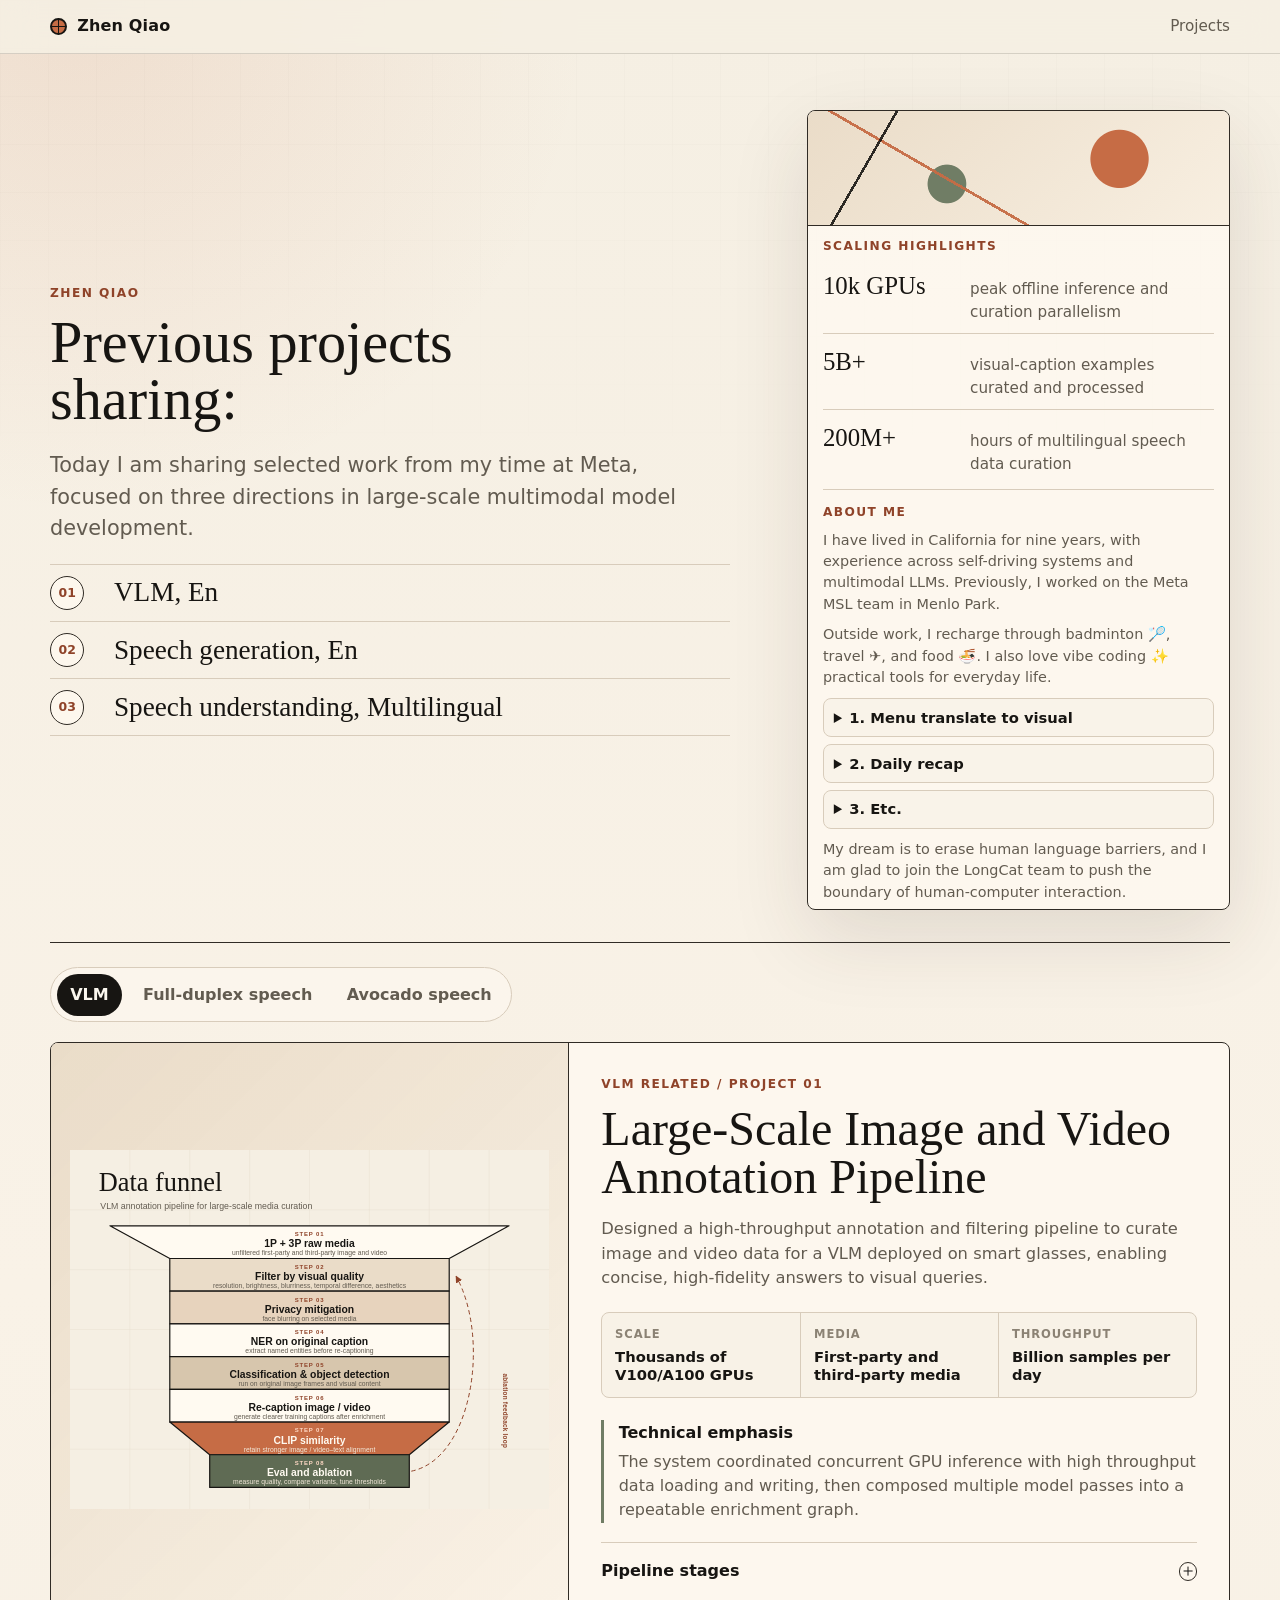
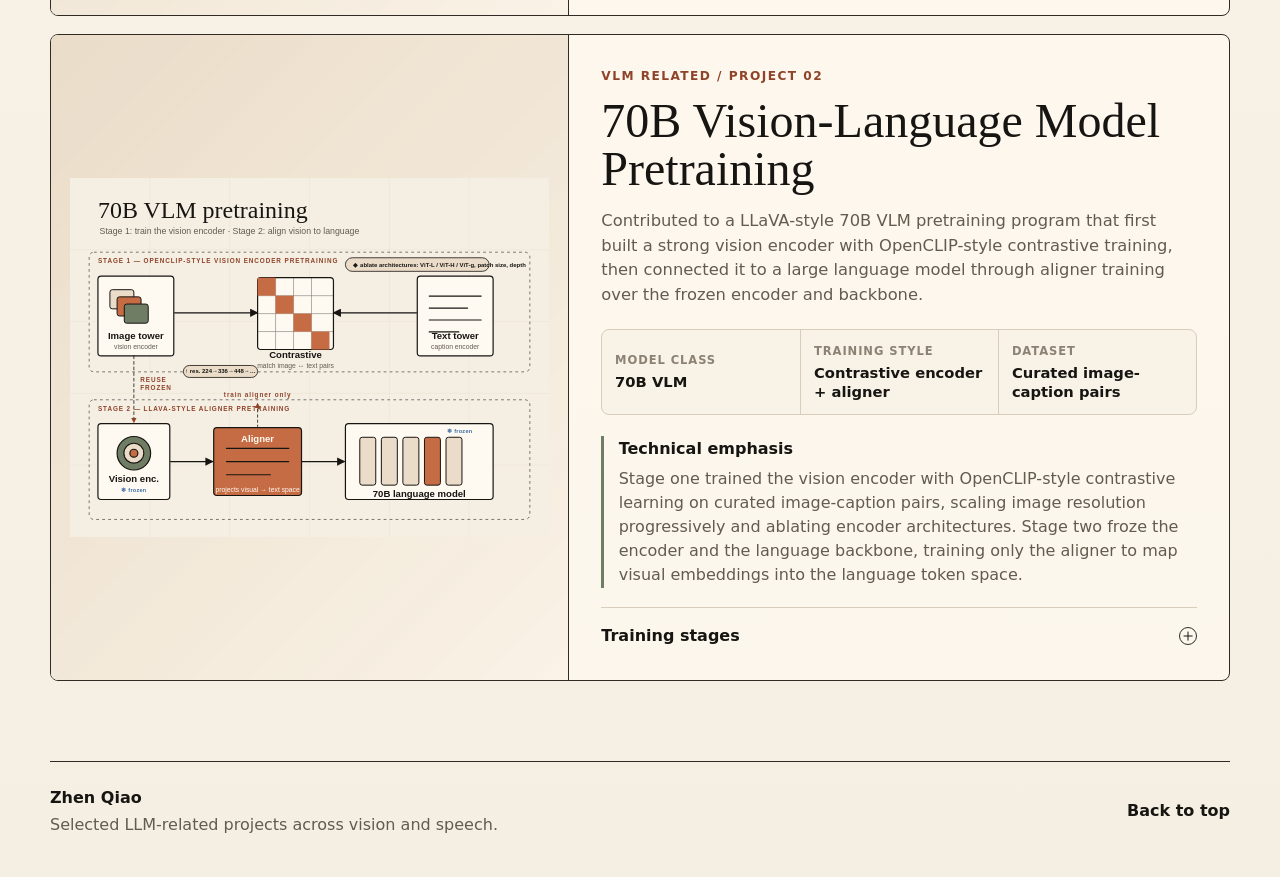
<file: index.html>
<!doctype html>
<html lang="en">
  <head>
    <meta charset="utf-8" />
    <meta name="viewport" content="width=device-width, initial-scale=1" />
    <meta http-equiv="refresh" content="0; url=/previous-work/" />
    <link rel="canonical" href="https://qiaozhennn.github.io/previous-work/" />
    <title>Redirecting to Previous Work</title>
    <style>
      :root {
        color: #171512;
        background: #f5efe3;
        font-family: ui-sans-serif, system-ui, -apple-system, BlinkMacSystemFont, "Segoe UI", sans-serif;
      }

      body {
        display: grid;
        min-height: 100vh;
        margin: 0;
        place-items: center;
      }

      main {
        width: min(560px, calc(100% - 40px));
        border: 1px solid #302b25;
        border-radius: 8px;
        background: #fffaf1;
        padding: 1.5rem;
      }

      h1 {
        margin: 0;
        font-family: Georgia, "Times New Roman", Times, serif;
        font-size: clamp(2rem, 8vw, 4rem);
        font-weight: 500;
        line-height: 1;
      }

      p {
        color: #625b50;
        line-height: 1.5;
      }

      a {
        color: #171512;
        font-weight: 700;
      }
    </style>
    <script>
      window.location.replace("/previous-work/");
    </script>
  </head>
  <body>
    <main>
      <h1>Redirecting</h1>
      <p>
        Taking you to
        <a href="/previous-work/">Zhen Qiao's previous work portfolio</a>.
      </p>
    </main>
  </body>
</html>
</file>
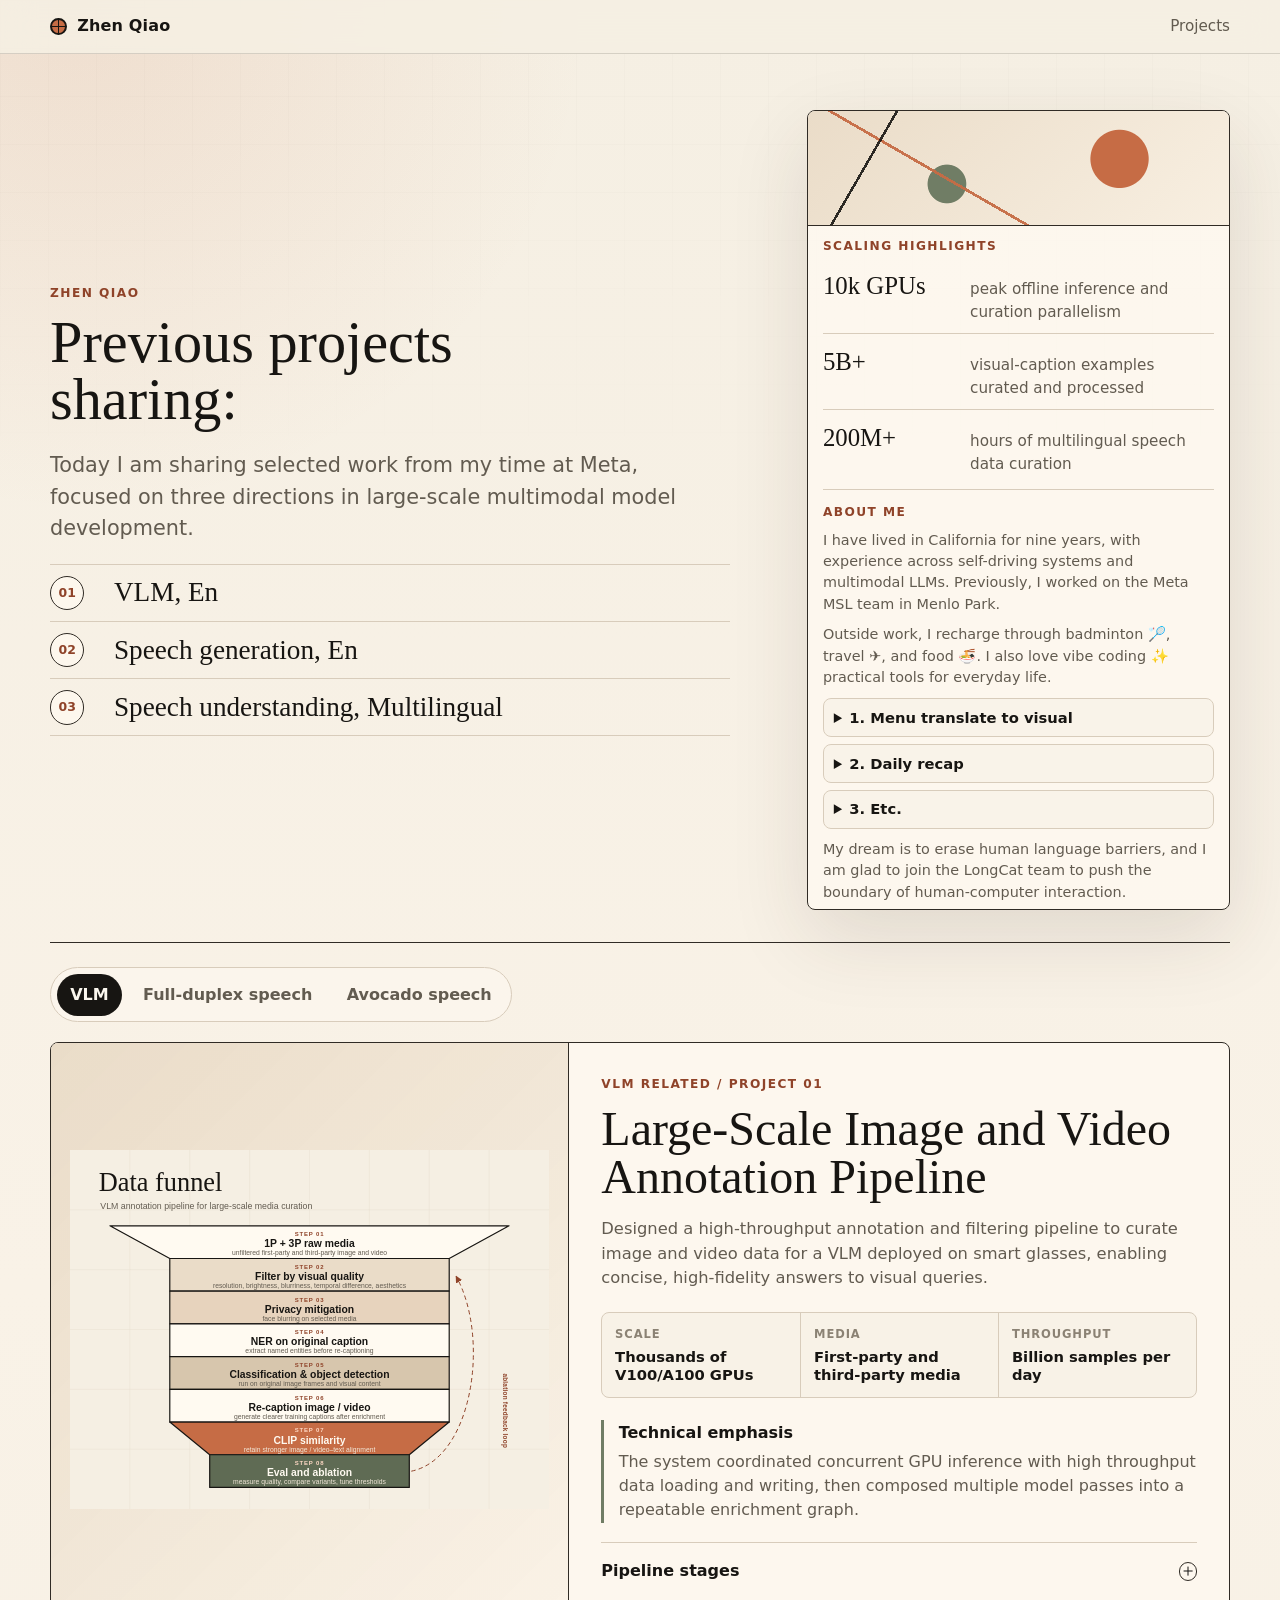
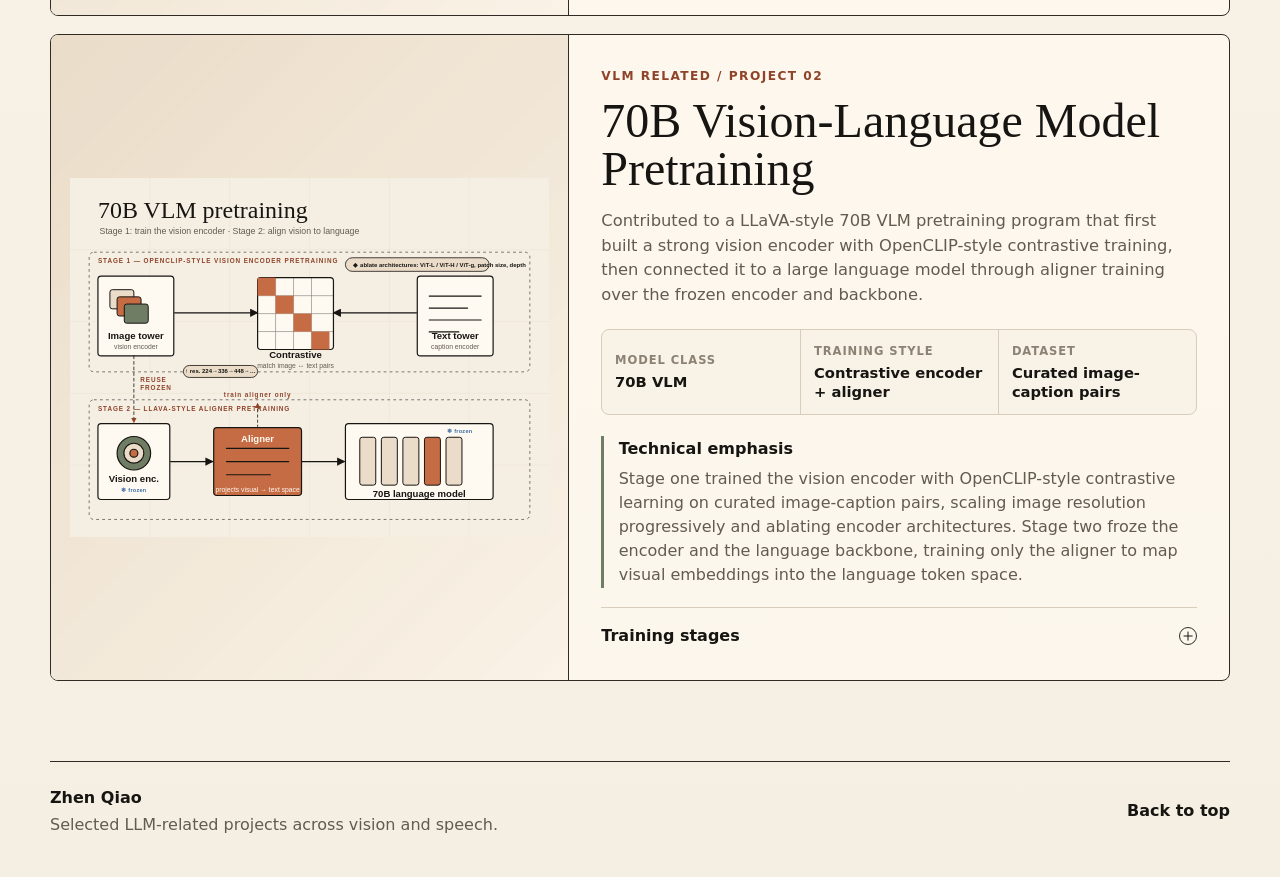
<file: previous-work/index.html>
<!doctype html>
<html lang="en" data-mode="technical">
  <head>
    <meta charset="utf-8" />
    <meta name="viewport" content="width=device-width, initial-scale=1" />
    <meta
      name="description"
      content="Zhen Qiao's portfolio of LLM-related projects across VLM, Llama 4 full-duplex speech generation, and Avocado speech understanding."
    />
    <title>Zhen Qiao | LLM Related Projects</title>
    <link rel="icon" href="assets/favicon.svg" type="image/svg+xml" />
    <link rel="stylesheet" href="styles.css" />
  </head>
  <body>
    <a class="skip-link" href="#main">Skip to content</a>

    <header class="site-header" data-elevated="false">
      <div class="nav-shell">
        <a class="brand" href="#top" aria-label="Previous work home">
          <span class="brand-mark" aria-hidden="true"></span>
          <span>Zhen Qiao</span>
        </a>

        <nav class="site-nav" aria-label="Primary navigation">
          <a href="#projects">Projects</a>
        </nav>
      </div>
    </header>

    <main id="main">
      <section class="hero" id="top">
        <div class="hero-copy">
          <p class="eyebrow">Zhen Qiao</p>
          <h1>
            Previous projects sharing:
          </h1>
          <p class="hero-lede">
            Today I am sharing selected work from my time at Meta, focused on
            three directions in large-scale multimodal model development.
          </p>

          <ol class="direction-list" aria-label="Talk directions">
            <li>
              <span>01</span>
              <strong>VLM, En</strong>
            </li>
            <li>
              <span>02</span>
              <strong>Speech generation, En</strong>
            </li>
            <li>
              <span>03</span>
              <strong>Speech understanding, Multilingual</strong>
            </li>
          </ol>
        </div>

        <aside class="hero-panel" aria-label="Portfolio highlights">
          <div class="panel-kicker">Scaling highlights</div>
          <div class="signal-list">
            <div>
              <strong>10k GPUs</strong>
              <span>peak offline inference and curation parallelism</span>
            </div>
            <div>
              <strong>5B+</strong>
              <span>visual-caption examples curated and processed</span>
            </div>
            <div>
              <strong>200M+</strong>
              <span>hours of multilingual speech data curation</span>
            </div>
          </div>

          <div class="about-me">
            <div class="panel-kicker">About me</div>
            <p>
              I have lived in California for nine years, with experience across
              self-driving systems and multimodal LLMs. Previously, I worked on
              the Meta MSL team in Menlo Park.
            </p>
            <p>
              Outside work, I recharge through badminton 🏸, travel ✈️, and
              food 🍜. I also love vibe coding ✨ practical tools for everyday
              life.
            </p>
            <div class="vibe-list" aria-label="Vibe coding projects">
              <details>
                <summary>1. Menu translate to visual</summary>
                <p>
                  A mobile app that turns foreign food menus into visual
                  choices by combining Google image search with Gemini image
                  generation.
                </p>
              </details>
              <details>
                <summary>2. Daily recap</summary>
                <p>
                  A CatX agent workflow that browses my raw local chat history
                  on my MacBook, then turns the useful bits into daily recaps
                  and TIL summaries so I can keep my learning loop tight.
                </p>
              </details>
              <details>
                <summary>3. Etc.</summary>
                <ul>
                  <li>Paper reading and examining agent</li>
                  <li>Auto AI Engineer Agent</li>
                  <li>Proactive agent that reminds me to exercise via WhatsApp</li>
                  <li>Other small agents for personal workflows</li>
                </ul>
              </details>
            </div>
            <p>
              My dream is to erase human language barriers, and I am glad to
              join the LongCat team to push the boundary of human-computer
              interaction.
            </p>
          </div>
        </aside>
      </section>

      <section class="control-band" id="projects" aria-label="Project filters">
        <div class="controls" aria-label="Project controls">
          <div class="filter-group" role="tablist" aria-label="Filter projects">
            <button class="filter-button is-active" type="button" data-filter="vlm" role="tab" aria-selected="true">
              VLM
            </button>
            <button class="filter-button" type="button" data-filter="duplex" role="tab" aria-selected="false">
              Full-duplex speech
            </button>
            <button class="filter-button" type="button" data-filter="avocado" role="tab" aria-selected="false">
              Avocado speech
            </button>
          </div>
        </div>
      </section>

      <section class="project-list" aria-label="Project case studies">
        <article class="project-card" data-category="vlm">
          <figure class="project-visual">
            <img src="assets/vlm-data-funnel.svg" alt="Funnel diagram of a VLM image and video annotation pipeline" />
          </figure>
          <div class="project-body">
            <p class="project-kicker">VLM related / Project 01</p>
            <h3>Large-Scale Image and Video Annotation Pipeline</h3>
            <p class="project-summary">
              Designed a high-throughput annotation and filtering pipeline to
              curate image and video data for a VLM deployed on smart glasses,
              enabling concise, high-fidelity answers to visual queries.
            </p>

            <div class="project-meta">
              <div>
                <span>Scale</span>
                <strong>Thousands of V100/A100 GPUs</strong>
              </div>
              <div>
                <span>Media</span>
                <strong>First-party and third-party media</strong>
              </div>
              <div>
                <span>Throughput</span>
                <strong>Billion samples per day</strong>
              </div>
            </div>

            <p class="narrative-note">
              The work focused on turning raw, heterogeneous web and internal
              media into high-value training examples while respecting privacy
              and quality constraints.
            </p>

            <div class="technical-note">
              <h4>Technical emphasis</h4>
              <p>
                The system coordinated concurrent GPU inference with high
                throughput data loading and writing, then composed multiple
                model passes into a repeatable enrichment graph.
              </p>
            </div>

            <details class="project-details">
              <summary>
                <span>Pipeline stages</span>
                <span class="summary-icon" aria-hidden="true"></span>
              </summary>
              <ol>
                <li>Start from first-party and third-party raw media.</li>
                <li>Filter by visual quality: resolution, brightness, blurriness, temporal difference, aesthetics, and related signals.</li>
                <li>Apply privacy mitigation through face blurring.</li>
                <li>Run named entity recognition on original captions.</li>
                <li>Run classification and object detection on original images.</li>
                <li>Re-caption images and videos.</li>
                <li>Score CLIP similarity.</li>
                <li>Evaluate quality and run ablations.</li>
              </ol>
            </details>
          </div>
        </article>

        <article class="project-card" data-category="vlm">
          <figure class="project-visual">
            <img src="assets/vlm-pretraining.svg" alt="Two-stage VLM pretraining: OpenCLIP-style contrastive vision encoder training, then LLaVA-style aligner training with frozen encoder and 70B language model" />
          </figure>
          <div class="project-body">
            <p class="project-kicker">VLM related / Project 02</p>
            <h3>70B Vision-Language Model Pretraining</h3>
            <p class="project-summary">
              Contributed to a LLaVA-style 70B VLM pretraining program that
              first built a strong vision encoder with OpenCLIP-style
              contrastive training, then connected it to a large language model
              through aligner training over the frozen encoder and backbone.
            </p>

            <div class="project-meta">
              <div>
                <span>Model class</span>
                <strong>70B VLM</strong>
              </div>
              <div>
                <span>Training style</span>
                <strong>Contrastive encoder + aligner</strong>
              </div>
              <div>
                <span>Dataset</span>
                <strong>Curated image-caption pairs</strong>
              </div>
            </div>

            <p class="narrative-note">
              The core idea was to improve visual grounding before alignment:
              build a strong visual representation, then teach the language
              model how to use it.
            </p>

            <div class="technical-note">
              <h4>Technical emphasis</h4>
              <p>
                Stage one trained the vision encoder with OpenCLIP-style
                contrastive learning on curated image-caption pairs, scaling
                image resolution progressively and ablating encoder
                architectures. Stage two froze the encoder and the language
                backbone, training only the aligner to map visual embeddings
                into the language token space.
              </p>
            </div>

            <details class="project-details">
              <summary>
                <span>Training stages</span>
                <span class="summary-icon" aria-hidden="true"></span>
              </summary>
              <ol>
                <li>Train the vision encoder with OpenCLIP-style image-text contrastive learning on curated pairs.</li>
                <li>Scale image resolution progressively and ablate encoder architectures to pick the strongest backbone.</li>
                <li>Freeze the trained vision encoder and the 70B language model.</li>
                <li>Train the aligner to project visual embeddings into the language token space, LLaVA style.</li>
              </ol>
            </details>
          </div>
        </article>

        <article class="project-card is-hidden" data-category="duplex">
          <figure class="project-visual">
            <img src="assets/speech-steerability.svg" alt="Diagram showing voice-controlled persona steering for speech models" />
          </figure>
          <div class="project-body">
            <p class="project-kicker">Llama 4 full-duplex speech / Project 03</p>
            <h3>Speech Steerability and Persona Control</h3>
            <p class="project-summary">
              Developed post-training data patterns for a full-duplex speech
              model so users could control response style through voice and
              steer the assistant across more than 20 personas.
            </p>

            <div class="project-meta">
              <div>
                <span>Capability</span>
                <strong>Voice-driven style control</strong>
              </div>
              <div>
                <span>Coverage</span>
                <strong>20+ personas</strong>
              </div>
              <div>
                <span>Data mode</span>
                <strong>Human voice + TTS + voice cloning</strong>
              </div>
            </div>

            <p class="narrative-note">
              The project made persona changes feel like a natural part of a
              spoken conversation instead of a brittle prompt-only instruction.
            </p>

            <div class="technical-note">
              <h4>Technical emphasis</h4>
              <p>
                Data design covered normal conversations, persona rewrites,
                persona transition instructions, and multi-speaker sessions
                where user and assistant could carry different styles.
              </p>
            </div>

            <details class="project-details">
              <summary>
                <span>Post-training recipe</span>
                <span class="summary-icon" aria-hidden="true"></span>
              </summary>
              <ol>
                <li>Start with neutral conversational examples.</li>
                <li>Rewrite assistant responses into target personas.</li>
                <li>Create explicit transitions between personas, including return-to-normal cases.</li>
                <li>Record voice actors, synthesize variants, and preserve speaker/persona separation.</li>
              </ol>
            </details>
          </div>
        </article>

        <article class="project-card is-hidden" data-category="duplex">
          <figure class="project-visual">
            <img src="assets/realtime-barge-in.svg" alt="Worked example timeline: the assistant says a weather report, the user barges in at the word 25, and the assistant drops its remaining audio and dims out while the user asks about San Francisco weather" />
          </figure>
          <div class="project-body">
            <p class="project-kicker">Llama 4 full-duplex speech / Project 04</p>
            <h3>Realtime Barge-In Behavior</h3>
            <p class="project-summary">
              Designed training data that allowed users to interrupt the
              assistant mid-response, producing more natural full-duplex
              conversational behavior during realtime speech interaction.
            </p>

            <div class="project-meta">
              <div>
                <span>Capability</span>
                <strong>Natural interruption</strong>
              </div>
              <div>
                <span>Timing</span>
                <strong>0.1s to 1s cutoff windows</strong>
              </div>
              <div>
                <span>Evaluation</span>
                <strong>Ablation-driven breakpoint selection</strong>
              </div>
            </div>

            <p class="narrative-note">
              For example, the assistant is mid-sentence &mdash; &ldquo;Good
              morning, today is a sunny day, temperature is 25 degrees
              celsius&hellip;&rdquo; &mdash; when the user cuts in at
              &ldquo;25&rdquo; to ask &ldquo;What&rsquo;s the weather in San
              Francisco?&rdquo;. The assistant stops shortly after, dropping the
              rest of its answer instead of talking over the user.
            </p>

            <div class="technical-note">
              <h4>Technical emphasis</h4>
              <p>
                Starting from a normal turn, the data construction selected a
                breakpoint inside the assistant audio (here, at the word
                &ldquo;25&rdquo;), overlaid the user&rsquo;s next utterance, then
                discarded the trailing assistant audio after a short
                0.1&ndash;1s cutoff so the model learns to taper off naturally.
              </p>
            </div>

            <details class="project-details">
              <summary>
                <span>Data construction</span>
                <span class="summary-icon" aria-hidden="true"></span>
              </summary>
              <ol>
                <li>Start from a normal turn: the assistant answers &ldquo;&hellip;temperature is 25 degrees celsius, you don&rsquo;t need to bring an umbrella.&rdquo;</li>
                <li>Select a breakpoint inside the assistant turn &mdash; the user barges in at &ldquo;25&rdquo;.</li>
                <li>Overlay the user&rsquo;s utterance (&ldquo;What&rsquo;s the weather in San Francisco?&rdquo;) on top of the assistant audio.</li>
                <li>Cut and dim the remaining assistant audio 0.1&ndash;1s after the breakpoint, discarding the &ldquo;umbrella&rdquo; tail, and train on the interrupted session.</li>
              </ol>
            </details>
          </div>
        </article>

        <article class="project-card is-hidden" data-category="avocado">
          <figure class="project-visual">
            <img src="assets/avocado-asr-curation.svg" alt="Diagram showing one waveform cut by VAD into eight segments, sorted by duration, grouped and padded, then one segment zoomed through code-switch language identification, Gemma ASR, and alignment" />
          </figure>
          <div class="project-body">
            <p class="project-kicker">Avocado speech model / Project 05</p>
            <h3>Multilingual ASR Pretraining Data Curation</h3>
            <p class="project-summary">
              Built a very large-scale curation pipeline for an in-house ASR
              model targeting written-form transcription across more than 40
              priority languages and 200M+ hours of speech.
            </p>

            <div class="project-meta">
              <div>
                <span>Scale</span>
                <strong>200M+ hours</strong>
              </div>
              <div>
                <span>Parallelism</span>
                <strong>Peak 10k GPUs</strong>
              </div>
              <div>
                <span>Languages</span>
                <strong>40+ priority languages</strong>
              </div>
            </div>

            <p class="narrative-note">
              The work emphasized practical multilingual coverage, especially
              the messy cases where language boundaries blur inside one speech
              segment.
            </p>

            <div class="technical-note">
              <h4>Technical emphasis</h4>
              <p>
                The pipeline combined VAD, LID, model-routed ASR, multilingual
                alignment, and diarization with infrastructure improvements for
                vLLM serving, length-based packing, and Blackwell GPU support.
              </p>
            </div>

            <details class="project-details">
              <summary>
                <span>Curation stages</span>
                <span class="summary-icon" aria-hidden="true"></span>
              </summary>
              <ol>
                <li>Detect speech regions with VAD.</li>
                <li>Run language identification, including code-switching ablations.</li>
                <li>Route ASR workloads to language-appropriate models.</li>
                <li>Pack audio by length to reduce padding waste and improve GPU utilization.</li>
                <li>Apply multilingual alignment and speaker diarization.</li>
              </ol>
            </details>
          </div>
        </article>

        <article class="project-card is-hidden" data-category="avocado">
          <figure class="project-visual is-stacked">
            <img src="assets/avocado-dubbing-posttrain.svg" alt="Dubbing data curation pipeline: IG Reels filtered to over 50 percent speech, then LID, ASR of the English source, fan-out into Chinese, Hindi, Japanese, and Spanish translations scored by MetricX, with alignment and diarization appended" />
            <div class="stacked-figure">
              <img src="assets/avocado-grpo-reward.svg" alt="GRPO reward design: a policy samples a group of candidate dubbing responses, each scored on multiple rewards (format, duration match, transcription match, translation quality via MetricX, speaker similarity, accent or native-soundingness), then normalized into group-relative advantages that update the policy" />
              <figcaption>
                GRPO scores each sampled dubbing response on multiple reward
                dimensions, then reinforces above-average samples relative to the
                group mean &mdash; no separate critic network required.
              </figcaption>
            </div>
          </figure>
          <div class="project-body">
            <p class="project-kicker">Avocado speech model / Project 06</p>
            <h3>Multilingual Dubbing Post-Training and Data Curation</h3>
            <p class="project-summary">
              Curated and post-trained an offline speech-and-text to speech
              translation model supporting more than 20 priority languages, with
              explicit control over transcript, translation, timing, and speaker
              similarity.
            </p>

            <div class="project-meta">
              <div>
                <span>Task</span>
                <strong>Speech translation and dubbing</strong>
              </div>
              <div>
                <span>Coverage</span>
                <strong>20+ target languages</strong>
              </div>
              <div>
                <span>Optimization</span>
                <strong>GRPO reward design</strong>
              </div>
            </div>

            <p class="narrative-note">
              The model learned to preserve meaning and speaker identity while
              producing translated speech tokens, with surprisingly strong
              generalization to singing.
            </p>

            <div class="technical-note">
              <h4>Technical emphasis</h4>
              <p>
                Curation began from IG Reels filtered to clips that are more
                than 50% speech, then ran LID and ASR before fanning out into
                20+ target-language translations &mdash; each scored against the
                source transcription with a MetricX model and enriched with
                alignment and diarization. Post-training examples interleaved
                the translated text with discrete speech tokens that
                reconstruct into waveform, optimized with GRPO rewards for
                format, duration, transcription consistency, translation
                quality, speaker similarity, and accent control.
              </p>
              <pre><code>user: [audio tokens] This is the transcription of the
      English speech: "Good morning, how are you today?"
      Translate the English speech into Chinese.

assistant:
  Transcription: Good morning, how are you today?
  Translation:   早上好，你今天过得怎么样？
  Interleaved text + speech tokens:
      早上好 &lt;vq0&gt;&lt;vq1&gt; ，你今天 &lt;vq2&gt;&lt;vq3&gt; 过得
      怎么样 &lt;vq4&gt;&lt;vq5&gt; ？

# &lt;vqN&gt; are discrete speech tokens decoded back into a
# translated, speaker-matched Chinese waveform.</code></pre>
            </div>

            <details class="project-details">
              <summary>
                <span>Training and reward design</span>
                <span class="summary-icon" aria-hidden="true"></span>
              </summary>
              <ol>
                <li>Start from IG Reels and keep clips that are more than 50% speech.</li>
                <li>Run LID, then ASR to transcribe the source (e.g. English &ldquo;Good morning, how are you today?&rdquo;).</li>
                <li>Fan out into 20+ target-language translations (Chinese, Hindi, Japanese, Spanish, and more).</li>
                <li>Score each translation against the source transcription with MetricX, then append alignment, diarization, and quality tags.</li>
                <li>Post-train with interleaved text and discrete speech tokens, using GRPO to reward format, duration, content match, speaker similarity, and native-sounding output.</li>
              </ol>
            </details>

            <div class="related-products">
              <p class="related-kicker">Similar products in industry</p>
              <ul class="related-list">
                <li>
                  <a href="https://www.boson.ai/workspace/avatar-preview" target="_blank" rel="noopener noreferrer">Boson AI &mdash; Higgs Audio / Avatar</a>
                  <span>Expressive multilingual TTS, voice cloning, and real-time speech avatars built on audio foundation models.</span>
                </li>
                <li>
                  <a href="https://blog.youtube/news-and-events/youtube-auto-dubbing-expressive-speech/" target="_blank" rel="noopener noreferrer">YouTube &mdash; Auto-dubbing &amp; Expressive Speech</a>
                  <span>Automatic video dubbing across 27 languages, preserving creator emotion and piloting lip-sync to the translated audio.</span>
                </li>
                <li>
                  <a href="https://zhuanlan.zhihu.com/p/1938332237008442105" target="_blank" rel="noopener noreferrer">Bilibili &mdash; AI dubbing</a>
                  <span>AI-driven video dubbing and speech translation for localizing creator content.</span>
                </li>
              </ul>
            </div>
          </div>
        </article>
      </section>

    </main>

    <footer class="site-footer">
      <div>
        <strong>Zhen Qiao</strong>
        <p>Selected LLM-related projects across vision and speech.</p>
      </div>
      <a href="#top">Back to top</a>
    </footer>

    <div class="toast" role="status" aria-live="polite"></div>

    <script src="script.js"></script>
  </body>
</html>
</file>
<file: previous-work/styles.css>
:root {
  --bg: #f5efe3;
  --bg-soft: #fbf7ee;
  --ink: #171512;
  --muted: #625b50;
  --muted-2: #8b8274;
  --line: #d8ccbb;
  --line-strong: #302b25;
  --clay: #c66c45;
  --clay-dark: #8f4329;
  --sage: #707d65;
  --sand: #eadcc8;
  --card: #fffaf1;
  --shadow: 0 28px 80px rgba(59, 43, 29, 0.12);
  --radius: 8px;
  --max: 1180px;
  --serif: Georgia, "Times New Roman", Times, serif;
  --sans: ui-sans-serif, system-ui, -apple-system, BlinkMacSystemFont, "Segoe UI", sans-serif;
}

* {
  box-sizing: border-box;
}

html {
  scroll-behavior: smooth;
}

body {
  margin: 0;
  color: var(--ink);
  background:
    radial-gradient(circle at 6% 0%, rgba(198, 108, 69, 0.13), transparent 32rem),
    linear-gradient(180deg, var(--bg) 0%, #f9f2e7 52%, var(--bg) 100%);
  font-family: var(--sans);
  line-height: 1.5;
}

body::before {
  position: fixed;
  inset: 0;
  pointer-events: none;
  content: "";
  background-image:
    linear-gradient(rgba(23, 21, 18, 0.035) 1px, transparent 1px),
    linear-gradient(90deg, rgba(23, 21, 18, 0.03) 1px, transparent 1px);
  background-size: 48px 48px;
  mask-image: linear-gradient(to bottom, rgba(0, 0, 0, 0.45), transparent 56%);
}

img {
  display: block;
  max-width: 100%;
}

button,
a {
  color: inherit;
}

button {
  font: inherit;
}

a {
  text-decoration: none;
}

.skip-link {
  position: fixed;
  left: 1rem;
  top: 1rem;
  z-index: 20;
  transform: translateY(-140%);
  border: 1px solid var(--ink);
  border-radius: 999px;
  background: var(--card);
  padding: 0.6rem 0.9rem;
  transition: transform 180ms ease;
}

.skip-link:focus {
  transform: translateY(0);
}

.site-header {
  position: sticky;
  top: 0;
  z-index: 10;
  border-bottom: 1px solid rgba(48, 43, 37, 0.16);
  background: rgba(245, 239, 227, 0.88);
  backdrop-filter: blur(16px);
}

.nav-shell {
  display: flex;
  align-items: center;
  justify-content: space-between;
  width: min(var(--max), calc(100% - 40px));
  margin: 0 auto;
  padding: 0.9rem 0;
  gap: 1rem;
}

.brand,
.site-nav,
.nav-actions,
.hero-actions,
.controls,
.filter-group,
.mode-control,
.mode-switch,
.project-meta,
.site-footer {
  display: flex;
  align-items: center;
}

.brand {
  gap: 0.65rem;
  font-weight: 720;
  letter-spacing: 0.01em;
}

.brand-mark {
  width: 1.05rem;
  height: 1.05rem;
  border: 2px solid var(--ink);
  border-radius: 50%;
  background:
    linear-gradient(90deg, transparent 43%, var(--ink) 43%, var(--ink) 57%, transparent 57%),
    linear-gradient(0deg, transparent 43%, var(--ink) 43%, var(--ink) 57%, transparent 57%),
    var(--clay);
}

.site-nav {
  gap: 1.35rem;
  color: var(--muted);
  font-size: 0.95rem;
}

.site-nav a {
  position: relative;
}

.site-nav a::after {
  position: absolute;
  left: 0;
  bottom: -0.35rem;
  width: 100%;
  height: 1px;
  transform: scaleX(0);
  transform-origin: right;
  content: "";
  background: var(--ink);
  transition: transform 180ms ease;
}

.site-nav a:hover::after,
.site-nav a:focus-visible::after {
  transform: scaleX(1);
  transform-origin: left;
}

.nav-actions,
.hero-actions {
  gap: 0.75rem;
}

.solid-button,
.outline-button,
.text-button,
.filter-button,
.mode-switch {
  min-height: 2.6rem;
  border-radius: 999px;
  cursor: pointer;
  transition:
    transform 180ms ease,
    background 180ms ease,
    border-color 180ms ease,
    box-shadow 180ms ease;
}

.solid-button,
.outline-button,
.text-button {
  border: 1px solid var(--line-strong);
  padding: 0.72rem 1.05rem;
  font-weight: 680;
}

.solid-button {
  background: var(--ink);
  color: var(--bg-soft);
  box-shadow: 0 8px 0 rgba(23, 21, 18, 0.08);
}

.solid-button.small {
  min-height: 2.25rem;
  padding: 0.55rem 0.85rem;
}

.outline-button,
.text-button {
  background: rgba(255, 250, 241, 0.58);
}

.text-button {
  min-height: 2.25rem;
  border-color: transparent;
  padding-inline: 0.25rem;
  color: var(--muted);
}

.solid-button:hover,
.outline-button:hover,
.text-button:hover,
.filter-button:hover,
.mode-switch:hover {
  transform: translateY(-2px);
}

.solid-button:active,
.outline-button:active,
.text-button:active,
.filter-button:active,
.mode-switch:active {
  transform: translateY(0);
}

.hero,
.control-band,
.project-list,
.systems-section,
.method-section {
  width: min(var(--max), calc(100% - 40px));
  margin: 0 auto;
}

.hero {
  display: grid;
  grid-template-columns: minmax(0, 1.25fr) minmax(320px, 0.75fr);
  gap: clamp(1.5rem, 4vw, 4rem);
  min-height: calc(100vh - 72px);
  padding: clamp(2rem, 5vw, 3.5rem) 0 2rem;
  align-items: center;
}

.eyebrow,
.project-kicker,
.panel-kicker {
  margin: 0 0 0.75rem;
  color: var(--clay-dark);
  font-size: 0.76rem;
  font-weight: 760;
  letter-spacing: 0.12em;
  text-transform: uppercase;
}

.hero h1,
.section-heading h2 {
  margin: 0;
  font-family: var(--serif);
  font-weight: 500;
  line-height: 0.98;
  letter-spacing: 0;
}

.hero h1 {
  max-width: 19ch;
  font-size: clamp(3.05rem, 4.55vw, 4.35rem);
}

.hero-lede {
  max-width: 650px;
  margin: 1.4rem 0 0;
  color: var(--muted);
  font-size: clamp(1.06rem, 2vw, 1.3rem);
}

.direction-list {
  display: grid;
  max-width: 680px;
  margin: 1.25rem 0 0;
  padding: 0;
  list-style: none;
}

.direction-list li {
  display: grid;
  grid-template-columns: 3.2rem minmax(0, 1fr);
  gap: 0.8rem;
  align-items: center;
  border-top: 1px solid var(--line);
  padding: 0.68rem 0;
}

.direction-list li:last-child {
  border-bottom: 1px solid var(--line);
}

.direction-list span {
  display: inline-grid;
  place-items: center;
  width: 2.15rem;
  height: 2.15rem;
  border: 1px solid var(--line-strong);
  border-radius: 50%;
  background: rgba(255, 250, 241, 0.74);
  color: var(--clay-dark);
  font-size: 0.78rem;
  font-weight: 780;
}

.direction-list strong {
  font-family: var(--serif);
  font-size: clamp(1.28rem, 2.2vw, 1.7rem);
  font-weight: 500;
  line-height: 1.08;
}

.hero-actions {
  flex-wrap: wrap;
  margin-top: 2rem;
}

.hero-panel {
  position: relative;
  border: 1px solid var(--line-strong);
  border-radius: var(--radius);
  background: rgba(255, 250, 241, 0.72);
  padding: 0.75rem 0.95rem 0.4rem;
  box-shadow: var(--shadow);
  overflow: hidden;
}

.hero-panel::before {
  display: block;
  height: 114px;
  margin: -0.75rem -0.95rem 0.7rem;
  border-bottom: 1px solid var(--line-strong);
  content: "";
  background:
    linear-gradient(120deg, transparent 0 18%, rgba(23, 21, 18, 0.9) 18% 18.6%, transparent 18.6% 100%),
    linear-gradient(30deg, transparent 0 35%, rgba(198, 108, 69, 0.95) 35% 35.9%, transparent 35.9% 100%),
    radial-gradient(circle at 74% 42%, var(--clay) 0 9%, transparent 9.3%),
    radial-gradient(circle at 33% 64%, var(--sage) 0 6.5%, transparent 6.8%),
    linear-gradient(135deg, var(--sand), #f8efe1);
}

.signal-list {
  display: grid;
  gap: 0.58rem;
}

.signal-list div {
  display: grid;
  grid-template-columns: 8.4rem 1fr;
  gap: 0.8rem;
  align-items: baseline;
  border-top: 1px solid var(--line);
  padding-top: 0.58rem;
}

.signal-list div:first-child {
  border-top: 0;
  padding-top: 0;
}

.signal-list strong {
  font-family: var(--serif);
  font-size: 1.55rem;
  font-weight: 500;
}

.signal-list span {
  color: var(--muted);
  font-size: 0.95rem;
}

.about-me {
  border-top: 1px solid var(--line);
  margin-top: 0.8rem;
  padding-top: 0.8rem;
}

.about-me .panel-kicker {
  margin-bottom: 0.55rem;
}

.about-me p {
  margin: 0;
  color: var(--muted);
  font-size: 0.9rem;
  line-height: 1.48;
}

.about-me p + p {
  margin-top: 0.58rem;
}

.about-me strong {
  color: var(--ink);
  font-weight: 780;
}

.vibe-list {
  display: grid;
  gap: 0.4rem;
  margin: 0.62rem 0;
}

.vibe-list details {
  border: 1px solid var(--line);
  border-radius: var(--radius);
  background: rgba(245, 239, 227, 0.5);
  padding: 0.48rem 0.62rem;
}

.vibe-list summary {
  cursor: pointer;
  color: var(--ink);
  font-size: 0.92rem;
  font-weight: 760;
}

.vibe-list p {
  margin-top: 0.42rem;
  font-size: 0.86rem;
}

.vibe-list ul {
  margin: 0.42rem 0 0;
  padding-left: 1.05rem;
  color: var(--muted);
  font-size: 0.86rem;
  line-height: 1.42;
}

.vibe-list li + li {
  margin-top: 0.24rem;
}

.control-band {
  border-top: 1px solid var(--line-strong);
  padding: 1.5rem 0 1.25rem;
}

.section-heading {
  display: grid;
  grid-template-columns: minmax(0, 0.85fr) minmax(280px, 0.55fr);
  gap: 1.5rem;
  align-items: end;
}

.section-heading h2 {
  font-size: clamp(2.4rem, 5vw, 4.6rem);
}

.section-heading p:not(.eyebrow) {
  margin: 0;
  color: var(--muted);
  font-size: 1.02rem;
}

.controls {
  justify-content: flex-start;
  gap: 1rem;
  margin-top: 0;
  flex-wrap: wrap;
}

.filter-group {
  flex-wrap: wrap;
  gap: 0.45rem;
  border: 1px solid var(--line);
  border-radius: 999px;
  background: rgba(255, 250, 241, 0.52);
  padding: 0.35rem;
}

.filter-button {
  position: relative;
  border: 0;
  background: transparent;
  padding: 0.55rem 0.85rem;
  color: var(--muted);
  font-weight: 700;
}

.filter-button.is-active {
  background: var(--ink);
  color: var(--bg-soft);
}

.mode-control {
  gap: 0.75rem;
  color: var(--muted);
  font-size: 0.95rem;
}

.mode-switch {
  gap: 0.6rem;
  border: 1px solid var(--line-strong);
  background: var(--card);
  padding: 0.32rem 0.78rem 0.32rem 0.38rem;
}

.switch-track {
  position: relative;
  display: inline-flex;
  width: 2.35rem;
  height: 1.28rem;
  border: 1px solid var(--line-strong);
  border-radius: 999px;
  background: var(--sand);
}

.switch-thumb {
  position: absolute;
  top: 2px;
  left: 2px;
  width: calc(1.28rem - 6px);
  height: calc(1.28rem - 6px);
  border-radius: 50%;
  background: var(--ink);
  transition: transform 200ms ease;
}

html[data-mode="technical"] .switch-thumb {
  transform: translateX(1.06rem);
}

.switch-label {
  min-width: 4.9rem;
  text-align: left;
  font-weight: 740;
}

.project-list {
  display: grid;
  gap: 1.1rem;
  padding: 0 0 5rem;
}

.project-card {
  display: grid;
  grid-template-columns: minmax(280px, 0.88fr) minmax(0, 1.12fr);
  min-height: 410px;
  border: 1px solid var(--line-strong);
  border-radius: var(--radius);
  background: rgba(255, 250, 241, 0.72);
  overflow: hidden;
  box-shadow: 0 0 0 rgba(0, 0, 0, 0);
  transition:
    opacity 180ms ease,
    transform 180ms ease,
    box-shadow 180ms ease;
}

.project-card:hover {
  transform: translateY(-3px);
  box-shadow: var(--shadow);
}

.project-card.is-hidden {
  display: none;
}

.project-visual {
  display: grid;
  place-items: center;
  margin: 0;
  border-right: 1px solid var(--line-strong);
  background:
    linear-gradient(135deg, rgba(234, 220, 200, 0.82), rgba(255, 250, 241, 0.74)),
    var(--sand);
}

.project-visual img {
  width: 100%;
  height: 100%;
  object-fit: contain;
  padding: clamp(0.5rem, 2vw, 1.2rem);
}

.project-visual.is-stacked {
  display: flex;
  flex-direction: column;
  justify-content: flex-start;
  gap: 1rem;
  padding: clamp(0.75rem, 2vw, 1.4rem);
}

.project-visual.is-stacked img {
  height: auto;
  padding: 0;
}

.project-visual.is-stacked > img {
  border: 1px solid var(--line-strong);
  border-radius: var(--radius);
  background: rgba(255, 250, 241, 0.5);
}

.stacked-figure {
  margin: 0;
  border-top: 1px solid var(--line-strong);
  padding-top: 1rem;
}

.stacked-figure img {
  border: 1px solid var(--line-strong);
  border-radius: var(--radius);
  background: rgba(255, 250, 241, 0.5);
}

.stacked-figure figcaption {
  margin-top: 0.6rem;
  color: var(--muted);
  font-size: 0.86rem;
  line-height: 1.45;
}

.project-body {
  padding: clamp(1.25rem, 3vw, 2rem);
}

.project-body h3 {
  margin: 0;
  font-family: var(--serif);
  font-size: clamp(1.9rem, 4vw, 3rem);
  font-weight: 500;
  line-height: 1;
}

.project-summary {
  margin: 1rem 0 0;
  color: var(--muted);
  font-size: 1.02rem;
}

.project-meta {
  display: grid;
  grid-template-columns: repeat(3, minmax(0, 1fr));
  gap: 0;
  margin: 1.35rem 0;
  border: 1px solid var(--line);
  border-radius: var(--radius);
  overflow: hidden;
  background: rgba(245, 239, 227, 0.58);
}

.project-meta div {
  min-width: 0;
  border-left: 1px solid var(--line);
  padding: 0.8rem;
}

.project-meta div:first-child {
  border-left: 0;
}

.project-meta span {
  display: block;
  color: var(--muted-2);
  font-size: 0.72rem;
  font-weight: 760;
  letter-spacing: 0.08em;
  text-transform: uppercase;
}

.project-meta strong {
  display: block;
  margin-top: 0.28rem;
  font-size: 0.92rem;
  line-height: 1.25;
}

.narrative-note,
.technical-note {
  border-left: 3px solid var(--clay);
  margin: 1.1rem 0;
  padding: 0.05rem 0 0.05rem 0.9rem;
  color: var(--muted);
}

.technical-note {
  border-color: var(--sage);
}

.technical-note h4 {
  margin: 0 0 0.35rem;
  color: var(--ink);
}

.technical-note p {
  margin: 0;
}

html[data-mode="narrative"] .technical-note {
  display: none;
}

html[data-mode="technical"] .narrative-note {
  display: none;
}

pre {
  margin: 0.9rem 0 0;
  max-width: 100%;
  overflow-x: auto;
  border: 1px solid var(--line);
  border-radius: var(--radius);
  background: #28231d;
  color: #f8efe1;
  padding: 0.85rem;
  font-size: 0.85rem;
  line-height: 1.55;
}

.project-details {
  border-top: 1px solid var(--line);
  margin-top: 1.2rem;
  padding-top: 1rem;
}

.project-details summary {
  display: flex;
  align-items: center;
  justify-content: space-between;
  gap: 1rem;
  cursor: pointer;
  font-weight: 780;
}

.summary-icon {
  position: relative;
  width: 1.15rem;
  height: 1.15rem;
  border: 1px solid var(--line-strong);
  border-radius: 50%;
}

.summary-icon::before,
.summary-icon::after {
  position: absolute;
  left: 50%;
  top: 50%;
  width: 0.55rem;
  height: 1px;
  content: "";
  background: var(--ink);
  transform: translate(-50%, -50%);
  transition: transform 160ms ease;
}

.summary-icon::after {
  transform: translate(-50%, -50%) rotate(90deg);
}

.project-details[open] .summary-icon::after {
  transform: translate(-50%, -50%) rotate(0deg);
}

.project-details ol {
  margin: 0.85rem 0 0;
  padding-left: 1.25rem;
  color: var(--muted);
}

.project-details li + li {
  margin-top: 0.45rem;
}

.inline-figure {
  margin: 1.4rem 0 0;
}

.inline-figure img {
  width: 100%;
  border: 1px solid var(--line-strong);
  border-radius: var(--radius);
  background:
    linear-gradient(135deg, rgba(234, 220, 200, 0.82), rgba(255, 250, 241, 0.74)),
    var(--sand);
}

.inline-figure figcaption {
  margin-top: 0.6rem;
  color: var(--muted);
  font-size: 0.9rem;
  line-height: 1.45;
}

.related-products {
  border-top: 1px solid var(--line);
  margin-top: 1.3rem;
  padding-top: 1rem;
}

.related-kicker {
  margin: 0 0 0.7rem;
  color: var(--clay-dark);
  font-size: 0.76rem;
  font-weight: 760;
  letter-spacing: 0.12em;
  text-transform: uppercase;
}

.related-list {
  display: grid;
  gap: 0.7rem;
  margin: 0;
  padding: 0;
  list-style: none;
}

.related-list li {
  display: grid;
  gap: 0.15rem;
  border-left: 3px solid var(--sage);
  padding-left: 0.9rem;
}

.related-list a {
  font-weight: 720;
  border-bottom: 1px solid transparent;
  transition: border-color 160ms ease;
}

.related-list a:hover,
.related-list a:focus-visible {
  border-bottom-color: var(--ink);
}

.related-list span {
  color: var(--muted);
  font-size: 0.9rem;
  line-height: 1.4;
}

.systems-section,
.method-section {
  border-top: 1px solid var(--line-strong);
  padding: 4.8rem 0;
}

.systems-map {
  display: grid;
  grid-template-columns: repeat(4, minmax(0, 1fr));
  margin-top: 2rem;
  border: 1px solid var(--line-strong);
  border-radius: var(--radius);
  background: rgba(255, 250, 241, 0.62);
  overflow: hidden;
}

.map-node {
  min-height: 260px;
  border-left: 1px solid var(--line-strong);
  padding: 1.15rem;
}

.map-node:first-child {
  border-left: 0;
}

.map-node span {
  display: inline-grid;
  place-items: center;
  width: 2.4rem;
  height: 2.4rem;
  border: 1px solid var(--line-strong);
  border-radius: 50%;
  background: var(--sand);
  font-weight: 780;
}

.map-node strong {
  display: block;
  margin-top: 4.5rem;
  font-family: var(--serif);
  font-size: 2rem;
  font-weight: 500;
}

.map-node p,
.method-grid p,
.site-footer p {
  color: var(--muted);
}

.method-grid {
  display: grid;
  grid-template-columns: repeat(4, minmax(0, 1fr));
  gap: 1px;
  margin-top: 2rem;
  border: 1px solid var(--line-strong);
  border-radius: var(--radius);
  background: var(--line-strong);
  overflow: hidden;
}

.method-grid article {
  background: rgba(255, 250, 241, 0.78);
  padding: 1.25rem;
}

.method-grid h3 {
  margin: 0;
  font-family: var(--serif);
  font-size: 1.55rem;
  font-weight: 500;
  line-height: 1.08;
}

.method-grid p {
  margin-bottom: 0;
}

.site-footer {
  justify-content: space-between;
  width: min(var(--max), calc(100% - 40px));
  margin: 0 auto;
  border-top: 1px solid var(--line-strong);
  padding: 1.5rem 0 2.5rem;
  gap: 1rem;
}

.site-footer p {
  margin: 0.2rem 0 0;
}

.site-footer a {
  font-weight: 760;
}

.toast {
  position: fixed;
  right: 1rem;
  bottom: 1rem;
  z-index: 30;
  max-width: min(360px, calc(100vw - 2rem));
  transform: translateY(1rem);
  border: 1px solid var(--line-strong);
  border-radius: var(--radius);
  background: var(--ink);
  color: var(--bg-soft);
  padding: 0.8rem 1rem;
  opacity: 0;
  pointer-events: none;
  transition:
    opacity 180ms ease,
    transform 180ms ease;
}

.toast.is-visible {
  transform: translateY(0);
  opacity: 1;
}

@media (max-width: 940px) {
  .site-nav {
    display: none;
  }

  .hero,
  .section-heading,
  .project-card,
  .systems-map,
  .method-grid {
    grid-template-columns: 1fr;
  }

  .hero {
    min-height: auto;
    padding-top: 4rem;
  }

  .hero h1 {
    max-width: 11ch;
  }

  .project-visual {
    min-height: 340px;
    border-right: 0;
    border-bottom: 1px solid var(--line-strong);
  }

  .systems-map,
  .method-grid {
    gap: 1px;
    background: var(--line-strong);
  }

  .map-node {
    min-height: 190px;
    border-left: 0;
    background: rgba(255, 250, 241, 0.78);
  }

  .map-node strong {
    margin-top: 2rem;
  }
}

@media (max-width: 680px) {
  .nav-shell,
  .hero,
  .control-band,
  .project-list,
  .systems-section,
  .method-section,
  .site-footer {
    width: min(100% - 28px, var(--max));
  }

  .nav-actions {
    display: none;
  }

  .hero h1 {
    font-size: 3.35rem;
  }

  .filter-group {
    align-items: stretch;
    width: 100%;
    border-radius: var(--radius);
  }

  .filter-button {
    flex: 1 1 45%;
    border-radius: 999px;
  }

  .mode-control {
    justify-content: space-between;
    width: 100%;
  }

  .project-meta {
    grid-template-columns: 1fr;
  }

  .project-meta div,
  .project-meta div:first-child {
    border-left: 0;
    border-top: 1px solid var(--line);
  }

  .project-meta div:first-child {
    border-top: 0;
  }

  .signal-list div {
    grid-template-columns: 1fr;
    gap: 0.1rem;
  }

  .site-footer {
    align-items: flex-start;
    flex-direction: column;
  }
}

@media print {
  body {
    background: #fff;
  }

  body::before,
  .site-header,
  .controls,
  .hero-actions,
  .toast,
  .site-footer a {
    display: none;
  }

  .hero {
    min-height: auto;
  }

  .project-card,
  .hero-panel,
  .systems-map,
  .method-grid {
    box-shadow: none;
    break-inside: avoid;
  }

  .project-card {
    margin-bottom: 1rem;
  }

  html[data-mode="narrative"] .technical-note {
    display: block;
  }
}
</file>
